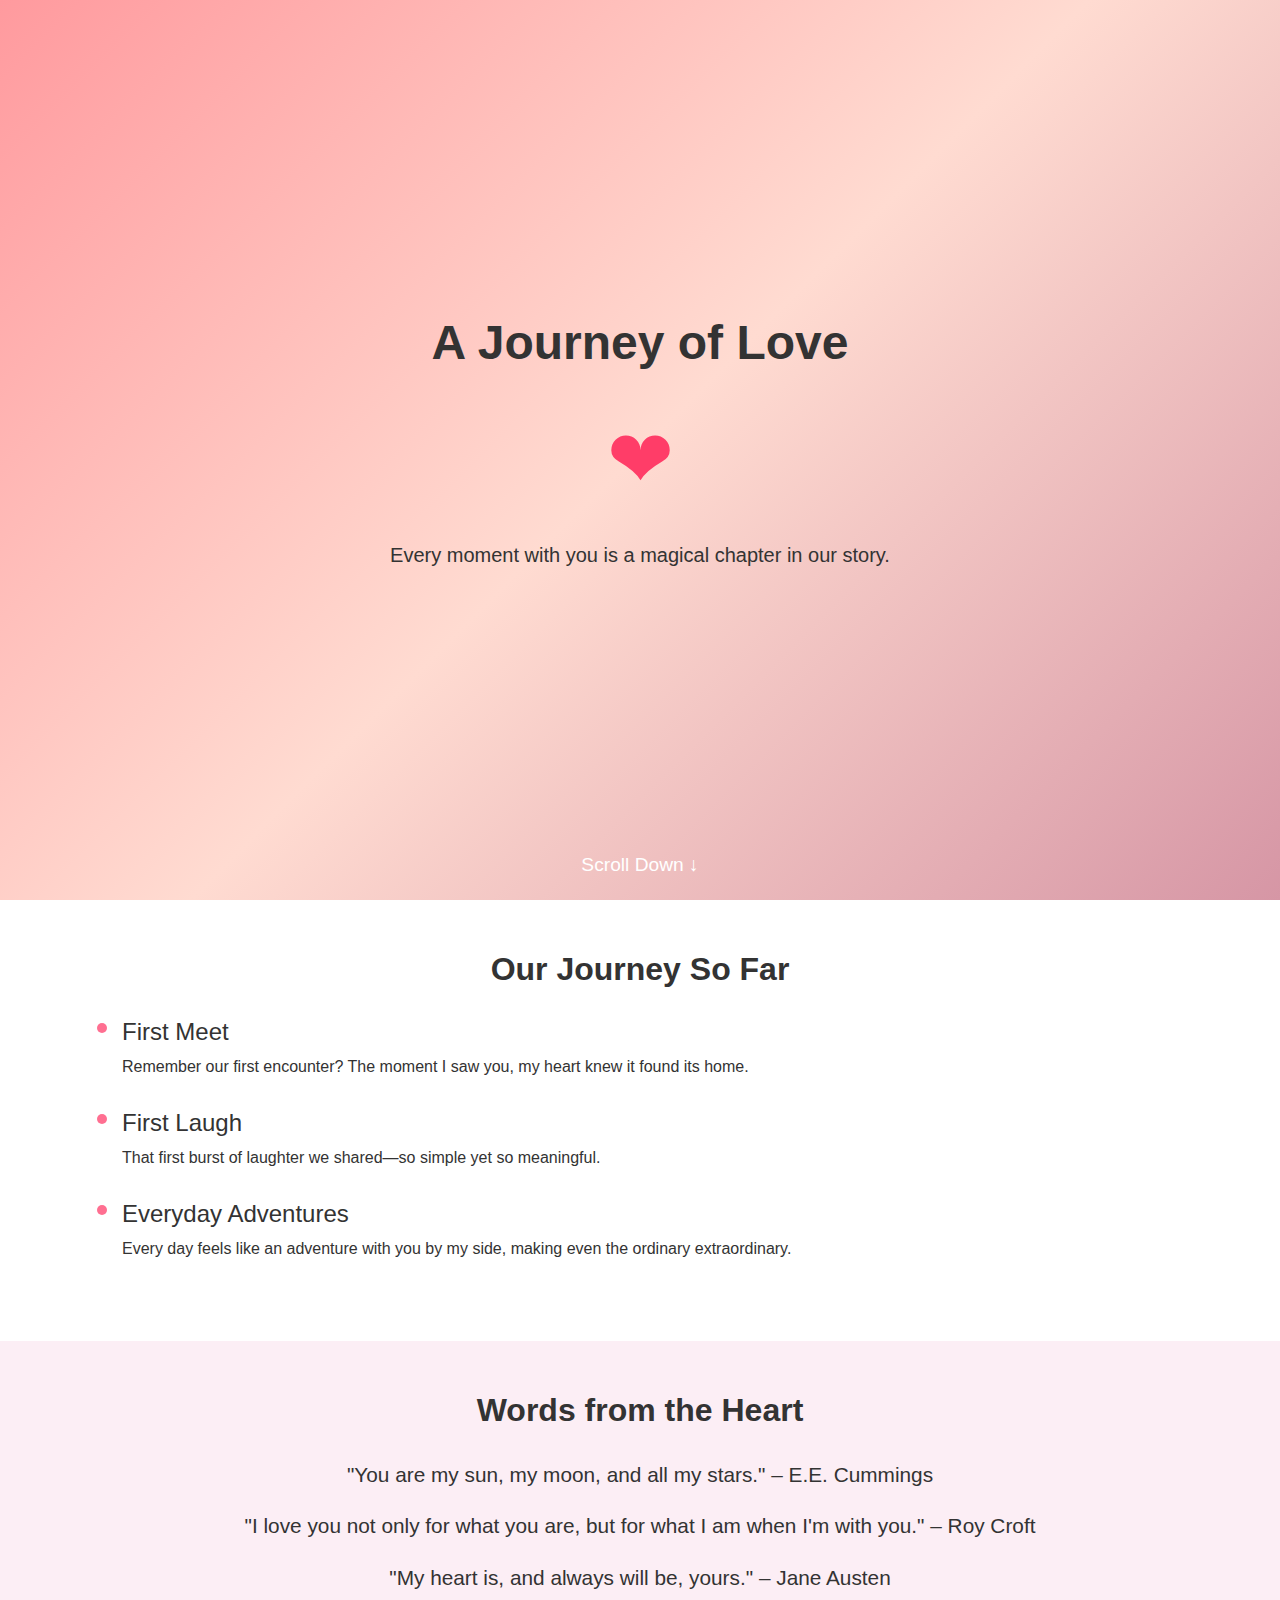
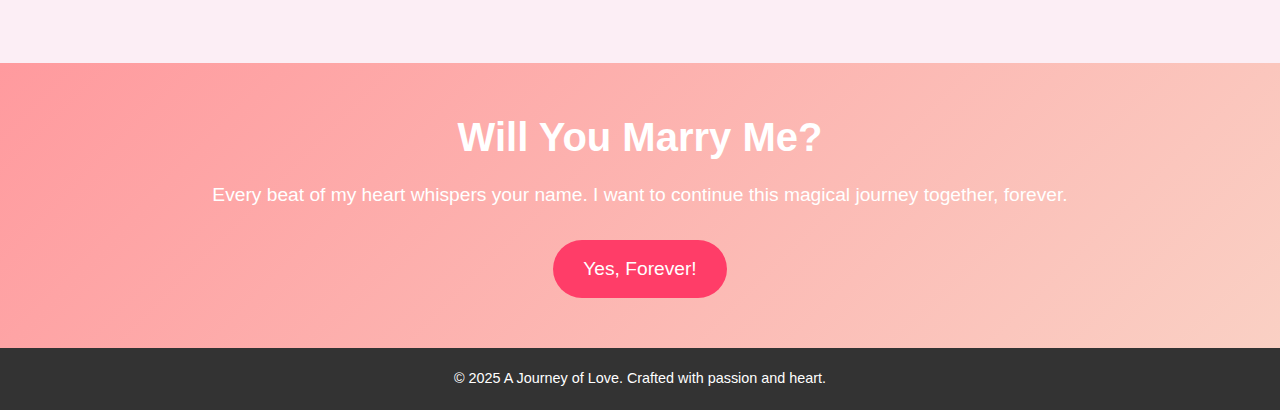
<file: index.html>
<!DOCTYPE html>
<html lang="en">
<head>
  <meta charset="UTF-8" />
  <meta name="viewport" content="width=device-width, initial-scale=1" />
  <title>A Journey of Love</title>
  <!-- Bootstrap CSS for responsive design -->
  <link href="https://cdn.jsdelivr.net/npm/bootstrap@5.3.0/dist/css/bootstrap.min.css" rel="stylesheet" />
  <!-- css -->
  <link rel="stylesheet" href="style.css">
  <!-- favicon -->
   <link rel="shortcut icon" href="img/love-letter.png" type="image/x-icon">
</head>
<body>

  <!-- Landing Section -->
  <section class="landing" id="landing">
    <h1>A Journey of Love</h1>
    <div class="heart-icon">&#10084;</div>
    <p class="lead">Every moment with you is a magical chapter in our story.</p>
    <div class="scroll-down">Scroll Down ↓</div>
  </section>

  <!-- Timeline Section -->
  <section class="timeline">
    <div class="container">
      <h2>Our Journey So Far</h2>
      <div class="timeline-item">
        <h4>First Meet</h4>
        <p>Remember our first encounter? The moment I saw you, my heart knew it found its home.</p>
      </div>
      <div class="timeline-item">
        <h4>First Laugh</h4>
        <p>That first burst of laughter we shared—so simple yet so meaningful.</p>
      </div>
      <div class="timeline-item">
        <h4>Everyday Adventures</h4>
        <p>Every day feels like an adventure with you by my side, making even the ordinary extraordinary.</p>
      </div>
    </div>
  </section>

  <!-- Love Quotes Section -->
  <section class="quotes">
    <div class="container">
      <h2>Words from the Heart</h2>
      <div class="quote">"You are my sun, my moon, and all my stars." – E.E. Cummings</div>
      <div class="quote">"I love you not only for what you are, but for what I am when I'm with you." – Roy Croft</div>
      <div class="quote">"My heart is, and always will be, yours." – Jane Austen</div>
    </div>
  </section>

  <!-- Proposal Section -->
  <section class="proposal">
    <div class="container">
      <h2 >Will You Marry Me?</h2>
      <p>Every beat of my heart whispers your name. I want to continue this magical journey together, forever.</p>
      <button class="proposal-btn" onclick="redirectToCelebration()">Yes, Forever!</button>
    </div>
  </section>

  <!-- Footer -->
  <footer>
    &copy; 2025 A Journey of Love. Crafted with passion and heart.
  </footer>

  <!-- JavaScript for interactive elements -->
  <script>
    function redirectToCelebration() {
      document.getElementById("landing").scrollIntoView({
      behavior: "smooth" // smooth animation
       });

      // Navigate to the celebration page
      setTimeout(() => {
        window.location.href = "part/celebration.html";
      }, 700);
    }
  </script>
  <!-- Bootstrap JS Bundle -->
  <script src="https://cdn.jsdelivr.net/npm/bootstrap@5.3.0/dist/js/bootstrap.bundle.min.js"></script>
</body>
</html>
</file>
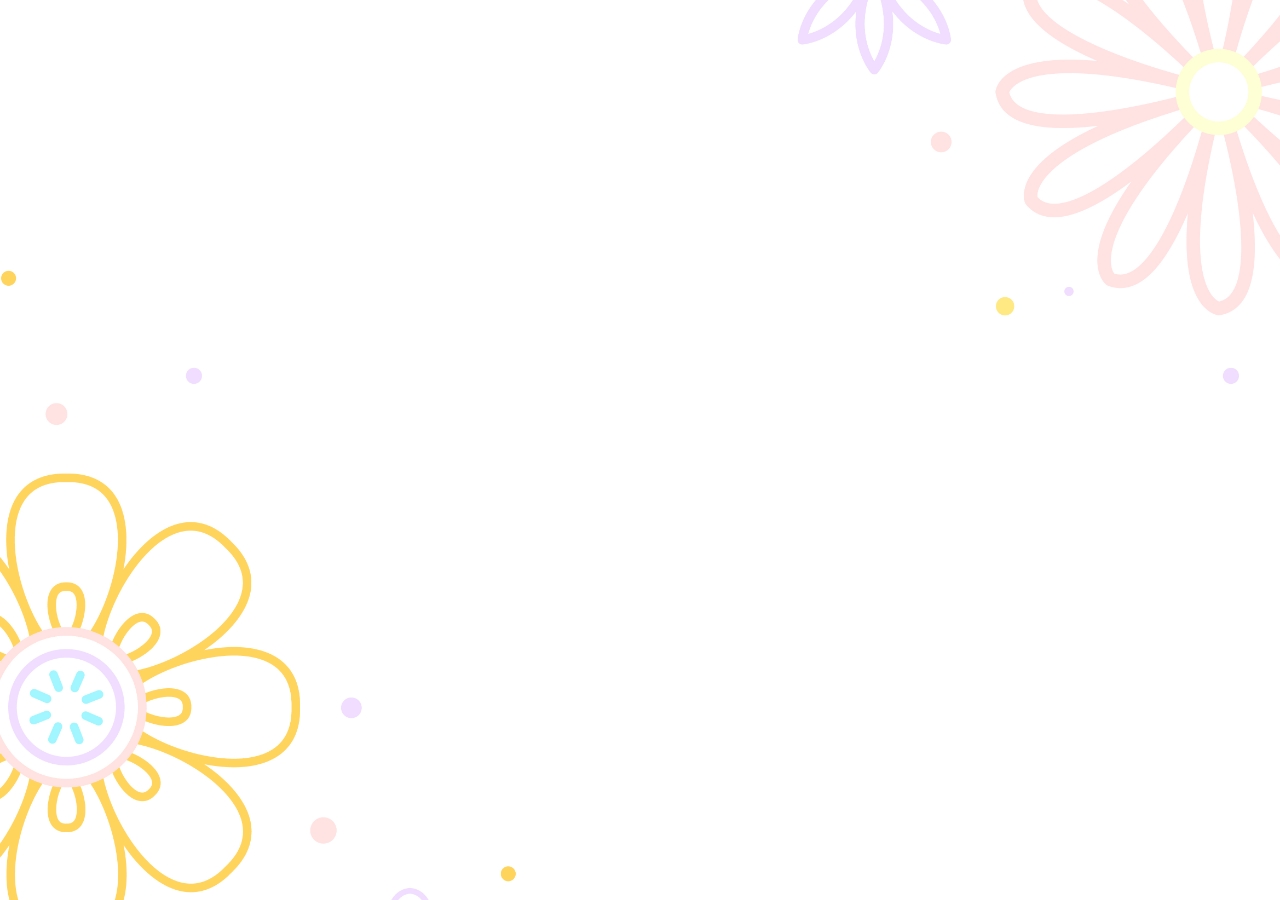
<file: part/celebration.html>
<!DOCTYPE html>
<html lang="en">
<head>
  <meta charset="UTF-8" />
  <meta name="viewport" content="width=device-width, initial-scale=1" />
  <title>Celebration</title>
  <!-- favicon -->
  <link rel="shortcut icon" href="img/love-letter.png" type="image/x-icon">
  <!-- eksternal css -->
   <link rel="stylesheet" href="style.css">
  <style>
    
  </style>
</head>
<body>
  <div id="flower-container"></div>
  <div class="center-flower"></div>
  
  <script>
    // Function to generate a random number between min and max
    function random(min, max) {
      return Math.random() * (max - min) + min;
    }
    
    const container = document.getElementById('flower-container');
    const flowerCount = 30; // Adjust number of falling flowers here
    
    for (let i = 0; i < flowerCount; i++) {
      const flower = document.createElement('div');
      flower.classList.add('falling-flower');
      
      // Randomize starting horizontal position, animation duration, and delay
      flower.style.left = random(0, window.innerWidth) + 'px';
      const fallDuration = random(8, 15);
      flower.style.animationDuration = fallDuration + 's, ' + random(2, 4) + 's';
      flower.style.animationDelay = random(0, 5) + 's, ' + random(0, 5) + 's';
      
      container.appendChild(flower);
    }
  </script>
</body>
</html>
</file>
<file: style.css>
body {
    margin: 0;
    padding: 0;
    font-family: 'Comic Sans MS', cursive, sans-serif;
    background: #fceef5;
    color: #333;
    overflow-x: hidden;
    user-select: none;
}
h1, h2, h3 {
    font-weight: bold;
}
a {
    text-decoration: none;
    color: inherit;
}
/* Header / Landing section */
.landing {
    position: relative;
    background: linear-gradient(135deg, #ff9a9e, #ffdbd1, #d696a5);
    height: 100vh;
    display: flex;
    flex-direction: column;
    align-items: center;
    justify-content: center;
    text-align: center;
    padding: 0 20px;
}
.landing h1 {
    font-size: 3rem;
    animation: bounceIn 2s ease;
}
@keyframes bounceIn {
    0% { transform: scale(0); opacity: 0; }
    60% { transform: scale(1.2); opacity: 1; }
    80% { transform: scale(0.9); }
    100% { transform: scale(1); }
}
.heart-icon {
    font-size: 5rem;
    color: #ff3d68;
    animation: pulse 1.5s infinite;
    margin: 20px 0;
}
@keyframes pulse {
    0% { transform: scale(1); }
    50% { transform: scale(1.2); }
    100% { transform: scale(0.99); }
}
.scroll-down {
    position: absolute;
    bottom: 20px;
    font-size: 1.2rem;
    color: #fff;
    animation: fadeIn 2s infinite;
}
@keyframes fadeIn {
    0%, 100% { opacity: 0.3; }
    50% { opacity: 1; }
}
/* Timeline Section */
.timeline {
    background: #fff;
    padding: 50px 20px;
}
.timeline h2 {
    text-align: center;
    margin-bottom: 30px;
}
.timeline-item {
    margin-bottom: 30px;
    position: relative;
    padding-left: 40px;
}
.timeline-item::before {
    content: '';
    position: absolute;
    left: 15px;
    top: 5px;
    width: 10px;
    height: 10px;
    background: #ff6f91;
    border-radius: 50%;
}
/* Love Quotes Section */
.quotes {
    background: #fceef5;
    padding: 50px 20px;
    text-align: center;
}
.quotes h2 {
    margin-bottom: 30px;
}
.quote {
    font-size: 1.3rem;
    margin-bottom: 20px;
    animation: fadeInUp 2s;
}
@keyframes fadeInUp {
    from { transform: translateY(20px); opacity: 0; }
    to { transform: translateY(0); opacity: 1; }
}
/* Proposal Section */
.proposal {
    background: linear-gradient(135deg, #ff9a9e, #fad0c4);
    padding: 50px 20px;
    text-align: center;
    color: #fff;
    position: relative;
}
.proposal h2 {
    font-size: 2.5rem;
    margin-bottom: 20px;
    animation: bounceIn 2s infinite;
}
.proposal p {
    font-size: 1.2rem;
    margin-bottom: 30px;
    animation: fadeIn 3s ease-in-out;
}
.proposal-btn {
    font-size: 1.2rem;
    background-color: #ff3d68;
    border: none;
    padding: 15px 30px;
    border-radius: 50px;
    color: #fff;
    transition: background-color 0.3s ease;
    animation: shake 3s infinite;
}

.scale {
    position: relative;
    top: 0;
    margin: auto;
    transform: scale(5);
    transition: ease-in-out 0.3s;
}

.proposal-btn:hover {
    background-color: #ff6f91;
}
@keyframes shake {
    0%, 100% { transform: translateX(0); }
    25% { transform: translateX(-5px); }
    50% { transform: translateX(5px); }
    75% { transform: translateX(-5px); }
}
/* Footer */
footer {
    background: #333;
    color: #fff;
    text-align: center;
    padding: 20px;
    font-size: 0.9rem;
}
</file>
<file: part/style.css>
* {
    box-sizing: border-box;
}


html, body {
    margin: 0;
    padding: 0;
    overflow: hidden;
    height: 100vh;
    background: #0a0a0a;
    background-image: url("img/flower-bg.jpg");
    background-position: center;
    background-size: cover;
    background-repeat:no-repeat;
}
/* Container for falling flowers */
#flower-container {
    position: absolute;
    top: 0;
    left: 0;
    width: 100%;
    height: 100%;
    pointer-events: none;
    overflow: hidden;
    z-index: 1;
}
/* Style for each falling flower */
.falling-flower {
    position: absolute;
    top: -100px;
    width: 100px;
    height: 100px;
    background: url('https://png.pngtree.com/png-clipart/20240320/original/pngtree-cute-pink-flower-illustration-png-image_14638358.png') no-repeat center center;
    background-size: contain;
    opacity: 0.8;
    animation: fall linear infinite, glow 10s ease-in-out infinite alternate;
}
/* Falling animation */
@keyframes fall {
    0% {
    transform: translateY(0) rotate(0deg);
    }
    100% {
    transform: translateY(150vh) rotate(360deg);
    }
}
/* Glowing effect animation */
@keyframes glow {
    0% {
    filter: drop-shadow(0 0 5px #ff69b4);
    }
    100% {
    filter: drop-shadow(0 0 50px #ff69b4);
    }
}
/* Center growing flower (optional) */
.center-flower {
    position: absolute;
    bottom: 0;
    left: 50%;
    transform: translateX(-50%);
    width: 100px;
    height: 100px;
    background: url('https://png.pngtree.com/png-clipart/20240321/original/pngtree-illustration-of-a-pink-flower-png-image_14644920.png') no-repeat center center;
    background-size: contain;
    animation: growFlower 5s infinite;
    opacity: 0;
    z-index: 2;
}
@keyframes growFlower {
    0% {
    transform: translateX(-50%) scale(0.1);
    opacity: 0; rotate: 0deg;
    }
    50% {
    transform: translateX(-50%) scale(3);
    opacity: 1 ; rotate: 360deg;
    }
    100%{
    transform: translateX(-50%) scale(0.1);
    opacity: 0; rotate: 0deg;
    }
}
</file>
